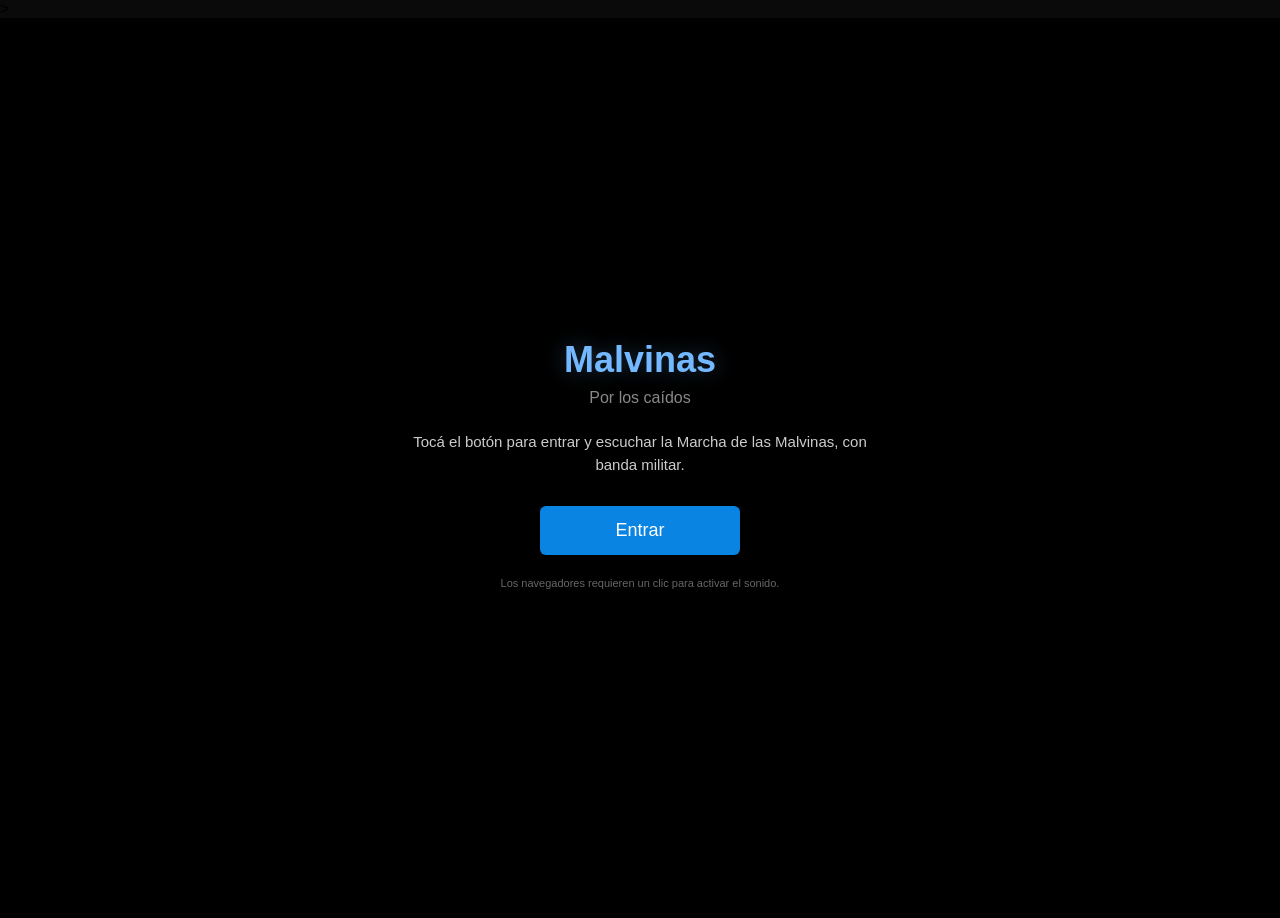
<file: index.html>
<!DOCTYPE html>
<html lang="es">
<head>
  <meta charset="UTF-8">
  <meta name="viewport" content="width=device-width, initial-scale=1.0, maximum-scale=1.0, user-scalable=no, viewport-fit=cover">
  <meta name="mobile-web-app-capable" content="yes">
  <meta name="apple-mobile-web-app-capable" content="yes">
  <meta name="apple-mobile-web-app-status-bar-style" content="black-translucent">
  <meta name="description" content="Malvinas — Por los caídos. Juego de reivindicación del archipiélago. Combate, rescate de compañeros y campaña por las 6 regiones.">
  <meta name="theme-color" content="#0d3d56">
  <title>Malvinas — Por los caídos</title>

  <!-- Vista previa al compartir (WhatsApp, Telegram, etc.) -->
  <meta property="og:type" content="website">
  <meta property="og:locale" content="es_AR">
  <meta property="og:site_name" content="Malvinas — Por los caídos">
  <meta property="og:title" content="Malvinas — Por los caídos">
  <meta property="og:description" content="Juego de combate y campaña por las Islas Malvinas. Rescatá compañeros, reconquistá 6 regiones. Por los caídos.">
  <meta property="og:url" content="https://avrindet.github.io/Malvinas/">
  <meta property="og:image" content="https://avrindet.github.io/Malvinas/assets/og-share.png">
  <meta property="og:image:width" content="1200">
  <meta property="og:image:height" content="630">
  <meta name="twitter:card" content="summary_large_image">
  <meta name="twitter:title" content="Malvinas — Por los caídos">
  <meta name="twitter:description" content="Juego de combate y campaña por las Islas Malvinas. Por los caídos.">
  <meta name="twitter:image" content="https://avrindet.github.io/Malvinas/assets/og-share.png">

  <!-- Instalar como app (PWA) -->
  <link rel="manifest" href="manifest.webmanifest">
  <link rel="icon" type="image/png" sizes="512x512" href="assets/icon-512.png">
  <link rel="apple-touch-icon" href="assets/icon-512.png">

  <link rel="stylesheet" href="css/styles.css?v=8">>
</head>
<body>
  <div id="game-container">
    <canvas id="game-canvas"></canvas>

    <!-- HUD -->
    <div id="hud">
      <div id="hud-top-left">
        <div class="health-bar">
          <span class="label">SALUD</span>
          <div class="bar-bg"><div id="health-fill" class="bar-fill"></div></div>
          <span id="health-value">100</span>
          <span class="heart">♥</span>
        </div>
        <div class="stats-box">
          <div><span class="stat-label">OLEADA</span> <span id="stat-wave">1</span></div>
          <div><span class="stat-label">BAJAS</span> <span id="stat-kills">0</span></div>
          <div><span class="stat-label">ALIADOS</span> <span id="stat-allies" title="">0/0</span></div>
          <div><span class="stat-label">GRANADAS</span> <span id="stat-grenades">4</span></div>
          <div><span class="stat-label">CLIMA</span> <span id="stat-weather">—</span></div>
        </div>
      </div>

      <div id="hud-top-right">
        <div id="mission-tracker" class="mission-tracker" hidden>
          <button id="mission-tracker-btn" type="button" aria-expanded="false" aria-label="Objetivos de misión">
            <span class="mission-bullet" aria-hidden="true"></span>
            <span id="mission-tracker-count" class="mission-tracker-count">Faltan 0</span>
          </button>
          <div id="mission-tracker-panel" class="mission-tracker-panel" hidden>
            <p class="mission-tracker-heading">Objetivos de misión</p>
            <ol id="mission-tracker-list" class="mission-tracker-list"></ol>
          </div>
        </div>
        <div class="controls-box">
          <div><kbd>WASD</kbd> Mover</div>
          <div><kbd>Mouse</kbd> Apuntar / Disparar</div>
          <div><kbd>F</kbd> Trinchera</div>
          <div><kbd>E</kbd> Rescatar / Curar</div>
          <div><kbd>G</kbd> Granada</div>
          <div><kbd>M</kbd> Colocar mortero</div>
          <div><kbd>R</kbd> Recargar</div>
          <div><kbd>1-4</kbd> Armas</div>
          <div><kbd>Esc</kbd> Pausa</div>
          <div><kbd>B</kbd> Comprar balas</div>
        </div>
      </div>

      <div id="hud-bottom-left">
        <div class="weapon-slots">
          <div class="weapon-slot active" data-weapon="0">
            <span class="slot-num">[1]</span>
            <span class="weapon-name">FAL</span>
            <span class="weapon-icon">🔫</span>
          </div>
          <div class="weapon-slot" data-weapon="1">
            <span class="slot-num">[2]</span>
            <span class="weapon-name">MAG</span>
            <span class="weapon-icon">💥</span>
          </div>
          <div class="weapon-slot" data-weapon="2">
            <span class="slot-num">[3]</span>
            <span class="weapon-name">Browning HP</span>
            <span class="weapon-icon">🔫</span>
          </div>
          <div class="weapon-slot" data-weapon="3">
            <span class="slot-num">[4]</span>
            <span class="weapon-name">RPG</span>
            <span class="weapon-icon">🚀</span>
          </div>
        </div>
      </div>

      <div id="hud-bottom-right">
        <canvas id="minimap"></canvas>
        <div class="ammo-box">
          <span class="label">MUNICIÓN</span>
          <span id="ammo-current">20</span> / <span id="ammo-reserve">60</span>
          <div id="weapon-label">FAL</div>
        </div>
      </div>
    </div>

    <!-- Pantalla de entrada (activa audio — requisito del navegador) -->
    <div id="audio-unlock-screen" class="overlay active">
      <div class="overlay-content audio-unlock-panel">
        <h1>Malvinas</h1>
        <p class="subtitle">Por los caídos</p>
        <p class="audio-unlock-text">Tocá el botón para entrar y escuchar la Marcha de las Malvinas, con banda militar.</p>
        <button id="btn-audio-unlock" type="button">Entrar</button>
        <p class="audio-unlock-note">Los navegadores requieren un clic para activar el sonido.</p>
        <p id="file-protocol-warning" class="file-protocol-warning" hidden>
          Para jugar en tu PC no abras el archivo con doble clic. Ejecutá <code>iniciar.bat</code>
          y entrá a la URL que muestra (por ejemplo <code>http://localhost:8080</code>).
        </p>
      </div>
    </div>

    <!-- Pantallas de overlay -->
    <div id="menu-screen" class="overlay">
      <div class="overlay-content menu-layout">
        <div class="menu-left">
          <h1>Malvinas</h1>
          <p class="subtitle">Por los caídos — La reivindicación continúa</p>
          <p class="dedication">En conmemoración de los caídos en Malvinas</p>
          <canvas id="menu-map" width="320" height="220"></canvas>
          <p class="map-caption">Archipiélago reivindicado — zonas en verde recuperadas</p>
        </div>
        <div class="menu-right">
          <div id="install-banner" class="install-banner" hidden>
            <div class="install-banner-text">
              <strong>Instalá el juego</strong>
              <span>Acceso directo desde la pantalla de inicio</span>
            </div>
            <button id="btn-install" type="button" class="btn-install">Instalar</button>
            <button id="btn-install-dismiss" type="button" class="install-dismiss" aria-label="Cerrar">×</button>
          </div>
          <div id="difficulty-select" class="difficulty-select">
            <p class="difficulty-heading">Dificultad</p>
            <div id="difficulty-options" class="difficulty-options"></div>
          </div>
          <div id="level-select"></div>
          <button id="btn-continue-mission" type="button" class="btn-secondary" disabled>Continuar misión guardada</button>
          <button id="btn-start">Comenzar misión</button>
          <button id="btn-tribute" type="button" class="btn-secondary btn-tribute">Homenaje</button>
          <button id="btn-profile" type="button" class="btn-secondary btn-profile">Estadísticas y medallas</button>
          <button id="btn-share-menu" type="button" class="btn-secondary btn-share">Compartir juego</button>
          <button id="btn-install-menu" type="button" class="btn-secondary btn-install-menu">Instalar en el celular</button>
          <a href="privacidad.html" class="menu-privacy-link">Política de privacidad</a>
        </div>
      </div>
    </div>

    <div id="victory-screen" class="overlay">
      <div class="overlay-content victory-panel">
        <h1>¡Región recuperada!</h1>
        <p id="victory-text"></p>
        <div id="mission-stats" class="campaign-stats mission-stats"></div>
        <canvas id="victory-map" width="360" height="240"></canvas>
        <p class="map-caption">Territorio reivindicado en el archipiélago</p>
        <div class="overlay-actions victory-actions">
          <button id="btn-next">Siguiente región</button>
          <button id="btn-share-victory" type="button" class="btn-secondary btn-share">Compartir victoria</button>
          <button id="btn-menu" class="btn-secondary">Menú principal</button>
        </div>
      </div>
    </div>

    <div id="campaign-victory-screen" class="overlay">
      <div class="overlay-content campaign-victory">
        <h1 class="campaign-title">¡Malvinas reivindicadas!</h1>
        <p class="campaign-subtitle">En memoria de los caídos — la soberanía continúa</p>
        <canvas id="campaign-map" width="400" height="260"></canvas>
        <p class="map-caption">Todo el archipiélago — territorio argentino</p>
        <div id="campaign-stats" class="campaign-stats"></div>
        <p class="campaign-message">Las seis regiones han sido recuperadas. Por los que no volvieron, y por las generaciones que vendrán: Las islas Malvinas son argentinas.</p>
        <div class="overlay-actions victory-actions">
          <button id="btn-campaign-credits" class="btn-secondary">Ver homenaje</button>
          <button id="btn-share-campaign" type="button" class="btn-secondary btn-share">Compartir logro</button>
          <button id="btn-campaign-menu">Menú principal</button>
        </div>
      </div>
    </div>

    <div id="credits-screen" class="overlay">
      <div class="overlay-content credits-panel">
        <p class="credits-eyebrow">2 de abril — Malvinas</p>
        <h1>En memoria de los caídos</h1>
        <p class="credits-number" id="credits-count">649</p>
        <p class="credits-sub">soldados argentinos que cayeron en la guerra de 1982</p>
        <div class="credits-body" id="credits-body"></div>
        <p class="credits-footer">Las islas Malvinas son argentinas — Por los caídos, la reivindicación continúa.</p>
        <div class="overlay-actions victory-actions">
          <button id="btn-credits-close">Volver</button>
        </div>
      </div>
    </div>

    <div id="pause-screen" class="overlay">
      <div class="overlay-content pause-panel">
        <h1>Pausa</h1>
        <p class="pause-hint">Misión en curso — el progreso se guarda automáticamente</p>
        <button id="btn-pause-resume">Continuar</button>
        <button id="btn-pause-retry">Reintentar misión</button>
        <button id="btn-pause-menu">Menú principal</button>
        <button id="btn-pause-mute" class="btn-secondary">🔊 Sonido activado</button>
      </div>
    </div>

    <div id="ammo-shop-screen" class="overlay">
      <div class="overlay-content abono-panel ammo-shop-panel">
        <h1>Sin munición</h1>
        <p id="ammo-shop-desc"></p>
        <div class="ammo-shop-weapon">
          <span>Arma equipada:</span>
          <strong id="ammo-shop-weapon">FAL</strong>
        </div>
        <div class="ammo-shop-pack">
          <span>Paquete:</span>
          <strong id="ammo-shop-rounds">+60 balas</strong>
        </div>
        <div class="abono-price">
          <span>Precio:</span>
          <strong id="ammo-shop-amount"></strong>
        </div>
        <p class="abono-note">Tras el pago, confirmá la compra para recibir la munición al instante.</p>
        <button id="btn-ammo-pay" class="btn-abono">Comprar munición</button>
        <div id="ammo-confirm-box" style="display:none">
          <label class="abono-check">
            <input type="checkbox" id="ammo-paid-check">
            Confirmo que realicé el pago
          </label>
          <button id="btn-ammo-confirm">Recibir munición</button>
        </div>
        <button id="btn-ammo-close" class="btn-secondary">Cerrar — seguir sin balas</button>
      </div>
    </div>

    <div id="defeat-screen" class="overlay">
      <div class="overlay-content defeat-panel">
        <h1>Misión fallida</h1>
        <p id="defeat-detail">Has caído en combate. La memoria de los caídos nos impulsa a seguir.</p>
        <div class="overlay-actions victory-actions">
          <button id="btn-retry">Reintentar gratis</button>
          <button id="btn-abono" class="btn-abono">Continuar con abono</button>
          <button id="btn-menu-defeat" class="btn-secondary">Menú principal</button>
        </div>
      </div>
    </div>

    <div id="abono-screen" class="overlay">
      <div class="overlay-content abono-panel">
        <h1>Continuar misión</h1>
        <p id="abono-desc"></p>
        <div class="abono-price">
          <span>Abono:</span>
          <strong id="abono-amount"></strong>
        </div>
        <p class="abono-note">Retomás la misión con vida completa y los aliados ya rescatados.</p>
        <button id="btn-abono-pay" class="btn-abono">Realizar abono</button>
        <div id="abono-confirm-box" style="display:none">
          <label class="abono-check">
            <input type="checkbox" id="abono-paid-check">
            Confirmo que realicé el abono
          </label>
          <button id="btn-abono-confirm">Continuar misión</button>
        </div>
        <button id="btn-abono-cancel" class="btn-secondary">Volver</button>
      </div>
    </div>

    <div id="profile-screen" class="overlay">
      <div class="overlay-content profile-panel">
        <p class="profile-eyebrow">Tu campaña</p>
        <h1>Estadísticas y medallas</h1>
        <p class="profile-sub">Progreso guardado en este dispositivo</p>
        <div id="profile-stats"></div>
        <div id="profile-achievements"></div>
        <div class="overlay-actions profile-actions">
          <button id="btn-profile-close" type="button">Volver al menú</button>
        </div>
      </div>
    </div>
  </div>

  <script>
    (function () {
      var isFile = location.protocol === 'file:';
      var warn = document.getElementById('file-protocol-warning');
      if (isFile && warn) warn.hidden = false;

      document.addEventListener('DOMContentLoaded', function () {
        var btn = document.getElementById('btn-audio-unlock');
        var screen = document.getElementById('audio-unlock-screen');
        var menu = document.getElementById('menu-screen');

        if (isFile && btn) {
          btn.addEventListener('click', function () {
            alert(
              'El juego no puede cargar abriendo el archivo directamente.\n\n'
              + 'Hacé doble clic en iniciar.bat (en la carpeta del juego)\n'
              + 'y se abrirá en http://localhost:8080'
            );
          });
          return;
        }

        setTimeout(function () {
          if (window.__malvinasReady) return;
          btn?.addEventListener('click', function () {
            alert('El juego no terminó de cargar. Recargá con Ctrl+F5 o probá https://avrindet.github.io/Malvinas/');
            screen?.classList.remove('active');
            menu?.classList.add('active');
          }, { once: true });
        }, 5000);
      });
    })();
  </script>
  <script type="module" src="js/main.js?v=8"></script>
</body>
</html>
</file>
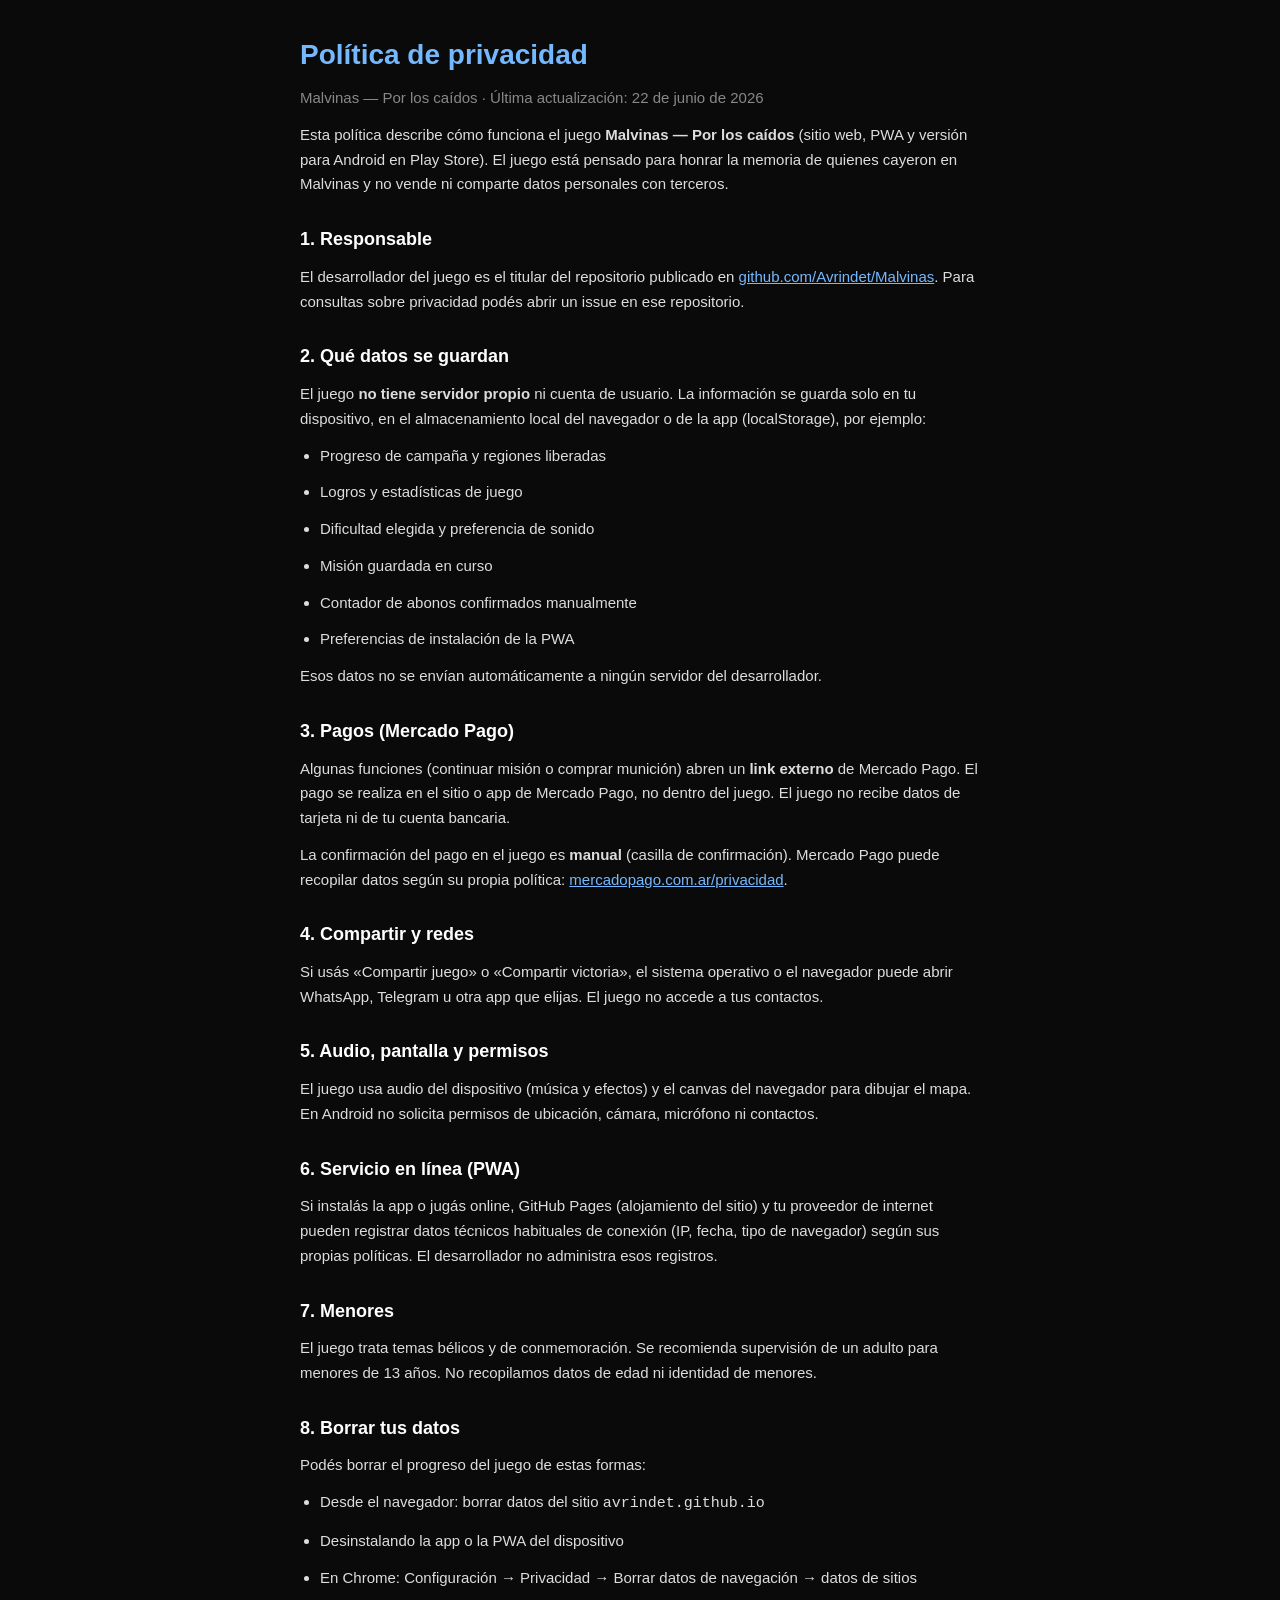
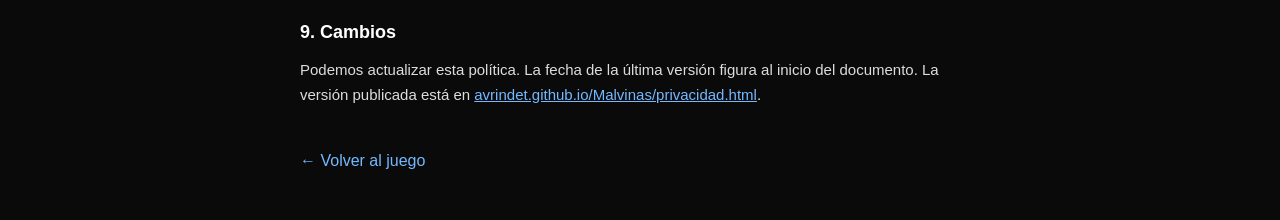
<file: privacidad.html>
<!DOCTYPE html>
<html lang="es">
<head>
  <meta charset="UTF-8">
  <meta name="viewport" content="width=device-width, initial-scale=1.0">
  <meta name="description" content="Política de privacidad de Malvinas — Por los caídos.">
  <meta name="theme-color" content="#0d3d56">
  <title>Política de privacidad — Malvinas</title>
  <link rel="stylesheet" href="css/styles.css?v=4">
  <style>
    body {
      overflow: auto;
      touch-action: auto;
    }
    .legal-page {
      max-width: 720px;
      margin: 0 auto;
      padding: 32px 20px 48px;
      color: #ddd;
      line-height: 1.65;
    }
    .legal-page h1 {
      color: #74b9ff;
      font-size: 28px;
      margin-bottom: 8px;
    }
    .legal-page h2 {
      color: #fff;
      font-size: 18px;
      margin: 28px 0 10px;
    }
    .legal-page p,
    .legal-page li {
      margin-bottom: 12px;
      font-size: 15px;
    }
    .legal-page ul {
      padding-left: 1.25rem;
    }
    .legal-meta {
      color: #888;
      font-size: 13px;
      margin-bottom: 24px;
    }
    .legal-back {
      display: inline-block;
      margin-top: 28px;
      color: #74b9ff;
      text-decoration: none;
    }
    .legal-back:hover {
      text-decoration: underline;
    }
  </style>
</head>
<body>
  <main class="legal-page">
    <h1>Política de privacidad</h1>
    <p class="legal-meta">Malvinas — Por los caídos · Última actualización: 22 de junio de 2026</p>

    <p>
      Esta política describe cómo funciona el juego <strong>Malvinas — Por los caídos</strong>
      (sitio web, PWA y versión para Android en Play Store). El juego está pensado para honrar
      la memoria de quienes cayeron en Malvinas y no vende ni comparte datos personales con terceros.
    </p>

    <h2>1. Responsable</h2>
    <p>
      El desarrollador del juego es el titular del repositorio publicado en
      <a href="https://github.com/Avrindet/Malvinas" style="color:#74b9ff">github.com/Avrindet/Malvinas</a>.
      Para consultas sobre privacidad podés abrir un issue en ese repositorio.
    </p>

    <h2>2. Qué datos se guardan</h2>
    <p>El juego <strong>no tiene servidor propio</strong> ni cuenta de usuario. La información se guarda solo en tu dispositivo, en el almacenamiento local del navegador o de la app (localStorage), por ejemplo:</p>
    <ul>
      <li>Progreso de campaña y regiones liberadas</li>
      <li>Logros y estadísticas de juego</li>
      <li>Dificultad elegida y preferencia de sonido</li>
      <li>Misión guardada en curso</li>
      <li>Contador de abonos confirmados manualmente</li>
      <li>Preferencias de instalación de la PWA</li>
    </ul>
    <p>Esos datos no se envían automáticamente a ningún servidor del desarrollador.</p>

    <h2>3. Pagos (Mercado Pago)</h2>
    <p>
      Algunas funciones (continuar misión o comprar munición) abren un <strong>link externo</strong>
      de Mercado Pago. El pago se realiza en el sitio o app de Mercado Pago, no dentro del juego.
      El juego no recibe datos de tarjeta ni de tu cuenta bancaria.
    </p>
    <p>
      La confirmación del pago en el juego es <strong>manual</strong> (casilla de confirmación).
      Mercado Pago puede recopilar datos según su propia política:
      <a href="https://www.mercadopago.com.ar/privacidad" style="color:#74b9ff">mercadopago.com.ar/privacidad</a>.
    </p>

    <h2>4. Compartir y redes</h2>
    <p>
      Si usás «Compartir juego» o «Compartir victoria», el sistema operativo o el navegador puede
      abrir WhatsApp, Telegram u otra app que elijas. El juego no accede a tus contactos.
    </p>

    <h2>5. Audio, pantalla y permisos</h2>
    <p>
      El juego usa audio del dispositivo (música y efectos) y el canvas del navegador para dibujar
      el mapa. En Android no solicita permisos de ubicación, cámara, micrófono ni contactos.
    </p>

    <h2>6. Servicio en línea (PWA)</h2>
    <p>
      Si instalás la app o jugás online, GitHub Pages (alojamiento del sitio) y tu proveedor de
      internet pueden registrar datos técnicos habituales de conexión (IP, fecha, tipo de navegador)
      según sus propias políticas. El desarrollador no administra esos registros.
    </p>

    <h2>7. Menores</h2>
    <p>
      El juego trata temas bélicos y de conmemoración. Se recomienda supervisión de un adulto
      para menores de 13 años. No recopilamos datos de edad ni identidad de menores.
    </p>

    <h2>8. Borrar tus datos</h2>
    <p>Podés borrar el progreso del juego de estas formas:</p>
    <ul>
      <li>Desde el navegador: borrar datos del sitio <code>avrindet.github.io</code></li>
      <li>Desinstalando la app o la PWA del dispositivo</li>
      <li>En Chrome: Configuración → Privacidad → Borrar datos de navegación → datos de sitios</li>
    </ul>

    <h2>9. Cambios</h2>
    <p>
      Podemos actualizar esta política. La fecha de la última versión figura al inicio del documento.
      La versión publicada está en
      <a href="https://avrindet.github.io/Malvinas/privacidad.html" style="color:#74b9ff">avrindet.github.io/Malvinas/privacidad.html</a>.
    </p>

    <a class="legal-back" href="index.html">← Volver al juego</a>
  </main>
</body>
</html>
</file>
<file: css/styles.css>
* {
  margin: 0;
  padding: 0;
  box-sizing: border-box;
}

body {
  background: #0a0a0a;
  overflow: hidden;
  font-family: 'Segoe UI', Tahoma, Geneva, Verdana, sans-serif;
  user-select: none;
  touch-action: none;
  -webkit-touch-callout: none;
}

#game-container {
  position: relative;
  width: 100vw;
  height: 100vh;
  display: flex;
  justify-content: center;
  align-items: center;
}

#game-canvas {
  display: block;
  cursor: crosshair;
  image-rendering: pixelated;
}

#hud {
  position: absolute;
  inset: 0;
  pointer-events: none;
}

#hud-top-left {
  position: absolute;
  top: 16px;
  left: 16px;
}

.health-bar {
  display: flex;
  align-items: center;
  gap: 8px;
  margin-bottom: 8px;
}

.health-bar .label {
  color: #ccc;
  font-size: 12px;
  font-weight: bold;
  letter-spacing: 1px;
}

.bar-bg {
  width: 120px;
  height: 14px;
  background: rgba(0, 0, 0, 0.6);
  border: 1px solid #444;
  border-radius: 2px;
  overflow: hidden;
}

.bar-fill {
  height: 100%;
  width: 100%;
  background: linear-gradient(90deg, #2ecc71, #27ae60);
  transition: width 0.2s;
}

#health-value {
  color: #fff;
  font-size: 14px;
  font-weight: bold;
}

.heart {
  color: #e74c3c;
  font-size: 16px;
}

.stats-box {
  background: rgba(0, 0, 0, 0.65);
  border: 1px solid #333;
  padding: 10px 14px;
  border-radius: 4px;
  color: #fff;
  font-size: 13px;
  line-height: 1.8;
}

.stat-label {
  color: #888;
  font-size: 11px;
  letter-spacing: 1px;
}

#hud-top-right {
  position: absolute;
  top: 16px;
  right: 16px;
  pointer-events: none;
}

/* —— Objetivos de misión (menú desplegable) —— */
.mission-tracker {
  position: relative;
  pointer-events: auto;
  margin-bottom: 8px;
}

.mission-tracker[hidden] {
  display: none !important;
}

#mission-tracker-btn {
  display: flex;
  align-items: center;
  gap: 8px;
  padding: 8px 12px;
  border: 1px solid rgba(116, 185, 255, 0.45);
  border-radius: 8px;
  background: rgba(0, 0, 0, 0.72);
  color: #fff;
  font-family: inherit;
  font-size: 12px;
  font-weight: 600;
  cursor: pointer;
  touch-action: manipulation;
  box-shadow: 0 2px 8px rgba(0, 0, 0, 0.35);
}

#mission-tracker-btn.open,
#mission-tracker-btn:active {
  border-color: #74b9ff;
  background: rgba(13, 61, 86, 0.92);
}

.mission-bullet {
  display: inline-block;
  width: 10px;
  height: 18px;
  border-radius: 5px 5px 2px 2px;
  background: linear-gradient(180deg, #c9a227 0%, #8b6914 100%);
  box-shadow: inset 0 -3px 0 rgba(0, 0, 0, 0.25);
  flex-shrink: 0;
}

.mission-bullet::after {
  content: '';
  display: block;
  width: 0;
  height: 0;
  margin: -3px auto 0;
  border-left: 4px solid transparent;
  border-right: 4px solid transparent;
  border-bottom: 5px solid #6b5210;
}

.mission-tracker-count {
  white-space: nowrap;
  letter-spacing: 0.02em;
}

.mission-tracker-panel {
  position: absolute;
  top: calc(100% + 6px);
  right: 0;
  width: min(92vw, 300px);
  max-height: min(50vh, 320px);
  overflow-y: auto;
  padding: 10px 12px 12px;
  border: 1px solid rgba(116, 185, 255, 0.35);
  border-radius: 8px;
  background: rgba(8, 12, 18, 0.94);
  box-shadow: 0 8px 24px rgba(0, 0, 0, 0.55);
  z-index: 80;
  -webkit-overflow-scrolling: touch;
}

.mission-tracker-panel[hidden] {
  display: none !important;
}

.mission-tracker-heading {
  margin: 0 0 8px;
  font-size: 11px;
  letter-spacing: 0.08em;
  text-transform: uppercase;
  color: #74b9ff;
}

.mission-tracker-list {
  list-style: none;
  margin: 0;
  padding: 0;
}

.mission-obj {
  display: flex;
  align-items: flex-start;
  gap: 6px;
  padding: 6px 0;
  font-size: 12px;
  line-height: 1.4;
  color: #ccc;
  border-bottom: 1px solid rgba(255, 255, 255, 0.06);
}

.mission-obj:last-child {
  border-bottom: none;
}

.mission-obj.done {
  color: #8fdfb4;
}

.mission-obj.pending {
  color: #ddd;
}

.mission-obj.optional {
  color: #aaa;
  font-size: 11px;
}

.mission-obj-section {
  padding: 8px 0 4px;
  font-size: 10px;
  letter-spacing: 0.06em;
  text-transform: uppercase;
  color: #666;
  border-bottom: none;
  list-style: none;
}

.mission-num {
  flex-shrink: 0;
  min-width: 1.2em;
  color: #666;
  font-size: 11px;
}

.mission-mark {
  flex-shrink: 0;
  width: 1em;
  font-weight: bold;
}

.mission-obj.done .mission-mark {
  color: #2ecc71;
}

.mission-obj.pending .mission-mark {
  color: #888;
}

.mission-obj.optional.done .mission-mark {
  color: #f1c40f;
}

.controls-box {
  background: rgba(0, 0, 0, 0.65);
  border: 1px solid #333;
  padding: 12px 16px;
  border-radius: 4px;
  color: #aaa;
  font-size: 12px;
  line-height: 1.9;
}

.controls-box kbd {
  background: #222;
  border: 1px solid #555;
  border-radius: 3px;
  padding: 1px 6px;
  color: #fff;
  font-family: inherit;
  font-size: 11px;
}

#hud-bottom-left {
  position: absolute;
  bottom: 16px;
  left: 16px;
}

.weapon-slots {
  display: flex;
  gap: 8px;
}

.weapon-slot {
  background: rgba(0, 0, 0, 0.65);
  border: 2px solid #333;
  border-radius: 6px;
  padding: 8px 12px;
  color: #888;
  text-align: center;
  min-width: 80px;
  transition: border-color 0.2s, box-shadow 0.2s;
}

.weapon-slot.active {
  border-color: #2ecc71;
  box-shadow: 0 0 12px rgba(46, 204, 113, 0.4);
  color: #fff;
}

.slot-num {
  display: block;
  font-size: 10px;
  color: #666;
}

.weapon-name {
  display: block;
  font-size: 11px;
  font-weight: bold;
  margin: 2px 0;
}

.weapon-icon {
  font-size: 18px;
}

#hud-bottom-right {
  position: absolute;
  bottom: 16px;
  right: 16px;
  display: flex;
  flex-direction: column;
  align-items: flex-end;
  gap: 8px;
}

#minimap {
  border: 2px solid #444;
  border-radius: 4px;
  background: rgba(0, 0, 0, 0.5);
}

.ammo-box {
  background: rgba(0, 0, 0, 0.65);
  border: 1px solid #333;
  padding: 8px 16px;
  border-radius: 4px;
  color: #fff;
  text-align: center;
  min-width: 120px;
}

.ammo-box .label {
  display: block;
  color: #888;
  font-size: 10px;
  letter-spacing: 1px;
  margin-bottom: 4px;
}

#ammo-current {
  font-size: 22px;
  font-weight: bold;
}

#ammo-reserve {
  font-size: 16px;
  color: #aaa;
}

#weapon-label {
  font-size: 11px;
  color: #2ecc71;
  margin-top: 2px;
}

.overlay {
  position: absolute;
  inset: 0;
  background: rgba(0, 0, 0, 0.85);
  display: none;
  z-index: 100;
  pointer-events: all;
  overflow-y: auto;
  overflow-x: hidden;
  -webkit-overflow-scrolling: touch;
  overscroll-behavior: contain;
  touch-action: pan-y;
}

#game-container:has(.overlay.active) #hud {
  visibility: hidden;
}

#audio-unlock-screen {
  z-index: 110;
  background: rgba(0, 0, 0, 0.92);
}

.audio-unlock-panel {
  max-width: 420px;
  text-align: center;
}

.audio-unlock-text {
  color: #ccc;
  font-size: 15px;
  line-height: 1.5;
  margin: 16px 0 24px;
}

.audio-unlock-note {
  color: #666;
  font-size: 11px;
  margin-top: 16px;
}

.file-protocol-warning {
  color: #e74c3c;
  font-size: 12px;
  line-height: 1.5;
  margin-top: 14px;
  padding: 10px 12px;
  border: 1px solid rgba(231, 76, 60, 0.45);
  border-radius: 8px;
  background: rgba(231, 76, 60, 0.08);
}

.file-protocol-warning code {
  display: inline-block;
  margin-top: 4px;
  padding: 2px 6px;
  border-radius: 4px;
  background: rgba(255, 255, 255, 0.08);
  font-size: 11px;
  word-break: break-all;
}

#btn-audio-unlock {
  font-size: 18px;
  padding: 14px 48px;
  min-width: 200px;
}

.overlay.active {
  display: block;
}

.overlay-content {
  min-height: 100%;
  box-sizing: border-box;
  display: flex;
  flex-direction: column;
  justify-content: center;
  align-items: center;
  text-align: center;
  color: #fff;
  max-width: 520px;
  width: 100%;
  margin: 0 auto;
  padding: 20px 20px 28px;
  padding-bottom: max(28px, env(safe-area-inset-bottom));
}

.overlay-content h1 {
  font-size: 36px;
  margin-bottom: 8px;
  color: #74b9ff;
  text-shadow: 0 0 20px rgba(116, 185, 255, 0.3);
}

.subtitle {
  color: #888;
  margin-bottom: 8px;
  font-size: 16px;
}

.dedication {
  color: #7f8c8d;
  font-size: 13px;
  font-style: italic;
  margin-bottom: 12px;
  text-align: center;
}

#level-select {
  margin-bottom: 24px;
  text-align: left;
}

.level-option {
  background: rgba(255, 255, 255, 0.05);
  border: 1px solid #333;
  border-radius: 6px;
  padding: 12px 16px;
  margin-bottom: 8px;
  cursor: pointer;
  transition: background 0.2s, border-color 0.2s;
}

.level-option:hover {
  background: rgba(255, 255, 255, 0.1);
}

.level-option.selected {
  border-color: #74b9ff;
  background: rgba(116, 185, 255, 0.1);
}

.level-option.locked {
  opacity: 0.4;
  cursor: not-allowed;
}

.level-option .level-name {
  font-weight: bold;
  font-size: 14px;
}

.level-option .level-desc {
  font-size: 12px;
  color: #888;
  margin-top: 4px;
}

button {
  background: #0984e3;
  color: #fff;
  border: none;
  padding: 12px 32px;
  font-size: 16px;
  border-radius: 6px;
  cursor: pointer;
  margin: 6px;
  transition: background 0.2s;
  font-family: inherit;
}

button:hover {
  background: #74b9ff;
}

.menu-layout {
  display: flex;
  flex-direction: row;
  gap: 32px;
  max-width: 820px;
  width: 100%;
  text-align: left;
  align-items: flex-start;
}

.menu-left, .menu-right {
  flex: 1;
}

.menu-right #btn-continue-mission {
  width: 100%;
  margin-bottom: 10px;
}

.menu-right #btn-continue-mission:disabled {
  opacity: 0.42;
  cursor: not-allowed;
}

.menu-right #btn-start {
  width: 100%;
}

.menu-right .btn-tribute {
  width: 100%;
  margin-top: 8px;
  font-size: 13px;
}

.menu-privacy-link {
  display: block;
  width: 100%;
  margin-top: 14px;
  text-align: center;
  color: #666;
  font-size: 11px;
  text-decoration: none;
}

.menu-privacy-link:hover {
  color: #74b9ff;
  text-decoration: underline;
}

.difficulty-select {
  width: 100%;
  margin-bottom: 14px;
}

.difficulty-heading {
  color: #888;
  font-size: 11px;
  letter-spacing: 0.1em;
  text-transform: uppercase;
  margin-bottom: 8px;
  text-align: left;
}

.difficulty-options {
  display: flex;
  flex-direction: column;
  gap: 6px;
}

.difficulty-option {
  display: block;
  width: 100%;
  margin: 0;
  padding: 10px 12px;
  text-align: left;
  background: rgba(255, 255, 255, 0.05);
  border: 1px solid #333;
  border-radius: 6px;
  cursor: pointer;
  transition: background 0.2s, border-color 0.2s;
  box-sizing: border-box;
}

.difficulty-option:hover {
  background: rgba(255, 255, 255, 0.08);
}

.difficulty-option.selected {
  border-color: #74b9ff;
  background: rgba(116, 185, 255, 0.12);
}

.difficulty-option-name {
  display: block;
  color: #ecf0f1;
  font-size: 14px;
  font-weight: 600;
}

.difficulty-option-desc {
  display: block;
  color: #888;
  font-size: 11px;
  margin-top: 3px;
  line-height: 1.35;
}

.payment-setup-notice {
  font-size: 11px;
  color: #f1c40f;
  background: rgba(241, 196, 15, 0.08);
  border: 1px solid rgba(241, 196, 15, 0.35);
  border-radius: 6px;
  padding: 8px 10px;
  margin-bottom: 10px;
  line-height: 1.4;
  text-align: left;
}

.credits-panel {
  max-width: 520px;
}

.credits-eyebrow {
  color: #74b9ff;
  font-size: 12px;
  letter-spacing: 0.12em;
  text-transform: uppercase;
  margin-bottom: 8px;
}

.credits-number {
  font-size: 4rem;
  font-weight: bold;
  color: #ecf0f1;
  line-height: 1;
  margin: 8px 0;
  text-shadow: 0 0 24px rgba(116, 185, 255, 0.35);
}

.credits-sub {
  color: #bdc3c7;
  font-size: 15px;
  margin-bottom: 18px;
}

.credits-body {
  text-align: left;
  background: rgba(255, 255, 255, 0.04);
  border: 1px solid #333;
  border-radius: 8px;
  padding: 16px 20px;
  margin-bottom: 16px;
}

.tribute-line {
  color: #ccc;
  font-size: 14px;
  line-height: 1.65;
  margin-bottom: 10px;
}

.tribute-line:last-child {
  margin-bottom: 0;
}

.credits-footer {
  color: #2ecc71;
  font-size: 13px;
  font-style: italic;
  margin-bottom: 8px;
}

.mission-stats {
  max-width: 540px;
  margin: 10px auto 14px;
}

.victory-panel,
.defeat-panel {
  max-width: 560px;
}

.overlay-actions {
  position: sticky;
  bottom: 0;
  z-index: 5;
  width: 100%;
  margin-top: 18px;
  padding: 16px 0 4px;
  background: linear-gradient(to bottom, rgba(0, 0, 0, 0) 0%, rgba(0, 0, 0, 0.88) 28%, rgba(0, 0, 0, 0.96) 100%);
  display: flex;
  flex-wrap: wrap;
  justify-content: center;
  gap: 10px;
}

.overlay-actions button {
  margin: 0;
  min-width: 190px;
  font-size: 16px;
  font-weight: 600;
  padding: 14px 24px;
  box-shadow: 0 4px 16px rgba(0, 0, 0, 0.45);
}

#btn-next {
  background: #27ae60;
}

#btn-next:hover {
  background: #2ecc71;
}

.bonus-objectives {
  width: 100%;
  margin-top: 14px;
  padding: 12px 16px;
  background: rgba(255, 255, 255, 0.05);
  border: 1px solid #444;
  border-radius: 8px;
  text-align: left;
}

.bonus-title {
  color: #f1c40f;
  font-size: 12px;
  font-weight: bold;
  letter-spacing: 0.06em;
  margin-bottom: 8px;
  text-transform: uppercase;
}

.bonus-row {
  font-size: 13px;
  padding: 4px 0;
  color: #bdc3c7;
}

.bonus-row.bonus-done {
  color: #2ecc71;
}

.bonus-row.bonus-pending {
  color: #95a5a6;
}

.bonus-icon {
  display: inline-block;
  width: 18px;
  font-weight: bold;
}

.menu-left h1, .menu-left .subtitle {
  text-align: center;
}

#menu-map, #victory-map {
  width: 100%;
  max-width: 360px;
  max-height: min(240px, 32vh);
  height: auto;
  border: 2px solid #444;
  border-radius: 8px;
  display: block;
  margin: 12px auto;
  background: #0d3d56;
}

.map-caption {
  font-size: 11px;
  color: #888;
  text-align: center;
  margin-top: 4px;
}

.btn-abono {
  background: #27ae60;
}

.btn-abono:hover {
  background: #2ecc71;
}

.btn-secondary {
  background: #555;
}

.btn-secondary:hover {
  background: #777;
}

.btn-share {
  border: 1px solid rgba(116, 185, 255, 0.35);
}

.install-banner {
  display: flex;
  align-items: center;
  gap: 10px;
  width: 100%;
  margin-bottom: 12px;
  padding: 10px 12px;
  background: rgba(116, 185, 255, 0.12);
  border: 1px solid rgba(116, 185, 255, 0.35);
  border-radius: 8px;
  box-sizing: border-box;
}

.install-banner[hidden] {
  display: none !important;
}

.install-banner-text {
  flex: 1;
  text-align: left;
  line-height: 1.35;
}

.install-banner-text strong {
  display: block;
  color: #74b9ff;
  font-size: 14px;
}

.install-banner-text span {
  color: #aaa;
  font-size: 11px;
}

.btn-install {
  flex-shrink: 0;
  margin: 0;
  padding: 8px 14px;
  font-size: 13px;
  background: #0984e3;
}

.install-dismiss {
  flex-shrink: 0;
  margin: 0;
  padding: 4px 10px;
  font-size: 18px;
  line-height: 1;
  background: transparent;
  border: 1px solid #555;
  color: #aaa;
}

.install-dismiss:hover {
  background: rgba(255, 255, 255, 0.08);
  color: #fff;
}

.share-toast {
  position: fixed;
  left: 50%;
  bottom: max(24px, env(safe-area-inset-bottom));
  transform: translateX(-50%) translateY(120%);
  z-index: 1000;
  max-width: min(92vw, 360px);
  padding: 12px 18px;
  background: rgba(20, 20, 20, 0.95);
  border: 1px solid #444;
  border-radius: 8px;
  color: #ecf0f1;
  font-size: 14px;
  text-align: center;
  pointer-events: none;
  transition: transform 0.25s ease;
  box-shadow: 0 8px 24px rgba(0, 0, 0, 0.5);
}

.share-toast.visible {
  transform: translateX(-50%) translateY(0);
}

.profile-panel {
  max-width: 560px;
  justify-content: flex-start;
}

.profile-eyebrow {
  color: #74b9ff;
  font-size: 12px;
  letter-spacing: 0.12em;
  text-transform: uppercase;
  margin-bottom: 6px;
}

.profile-sub {
  color: #888;
  font-size: 13px;
  margin-bottom: 16px;
}

.profile-stats-grid {
  display: grid;
  grid-template-columns: repeat(2, minmax(0, 1fr));
  gap: 10px;
  width: 100%;
  margin-bottom: 18px;
}

.profile-stats-grid .stat-item {
  min-width: 0;
  padding: 10px 12px;
}

.profile-stats-grid .stat-value {
  font-size: 1.35rem;
}

.achievements-header {
  width: 100%;
  text-align: left;
  margin-bottom: 10px;
}

.achievements-count {
  color: #f1c40f;
  font-size: 12px;
  font-weight: bold;
  letter-spacing: 0.06em;
  text-transform: uppercase;
}

.achievements-list {
  width: 100%;
  max-height: min(42vh, 360px);
  overflow-y: auto;
  -webkit-overflow-scrolling: touch;
  touch-action: pan-y;
  border: 1px solid #333;
  border-radius: 8px;
  background: rgba(255, 255, 255, 0.03);
}

.achievement-row {
  display: flex;
  align-items: center;
  gap: 12px;
  padding: 10px 12px;
  border-bottom: 1px solid rgba(255, 255, 255, 0.06);
  text-align: left;
  opacity: 0.55;
}

.achievement-row:last-child {
  border-bottom: none;
}

.achievement-row.achievement-done {
  opacity: 1;
  background: rgba(46, 204, 113, 0.06);
}

.achievement-icon {
  font-size: 1.5rem;
  flex-shrink: 0;
  width: 2rem;
  text-align: center;
}

.achievement-body {
  flex: 1;
  min-width: 0;
}

.achievement-title {
  color: #ecf0f1;
  font-size: 14px;
  font-weight: 600;
}

.achievement-desc {
  color: #888;
  font-size: 11px;
  line-height: 1.4;
  margin-top: 2px;
}

.achievement-badge {
  flex-shrink: 0;
  color: #666;
  font-size: 14px;
  font-weight: bold;
}

.achievement-done .achievement-badge {
  color: #2ecc71;
}

.profile-actions {
  position: static;
  background: none;
  padding-top: 12px;
}

.achievement-toast {
  position: fixed;
  left: 50%;
  top: max(20px, env(safe-area-inset-top));
  transform: translateX(-50%) translateY(-140%);
  z-index: 1001;
  max-width: min(92vw, 340px);
  padding: 12px 18px;
  background: rgba(13, 61, 86, 0.96);
  border: 1px solid rgba(116, 185, 255, 0.45);
  border-radius: 10px;
  color: #ecf0f1;
  text-align: center;
  pointer-events: none;
  transition: transform 0.3s ease;
  box-shadow: 0 8px 28px rgba(0, 0, 0, 0.55);
}

.achievement-toast.visible {
  transform: translateX(-50%) translateY(0);
}

.achievement-toast-label {
  color: #f1c40f;
  font-size: 11px;
  letter-spacing: 0.08em;
  text-transform: uppercase;
  margin-bottom: 4px;
}

.achievement-toast-title {
  font-size: 15px;
  font-weight: 600;
  line-height: 1.35;
}

.abono-panel {
  max-width: 420px;
}

.abono-price {
  background: rgba(255,255,255,0.08);
  padding: 16px;
  border-radius: 8px;
  margin: 16px 0;
  font-size: 18px;
}

.abono-price strong {
  color: #2ecc71;
  font-size: 24px;
  margin-left: 8px;
}

.abono-note {
  color: #aaa;
  font-size: 13px;
  margin-bottom: 16px;
}

.abono-check {
  display: flex;
  align-items: center;
  gap: 8px;
  margin: 16px 0;
  font-size: 14px;
  cursor: pointer;
}

#abono-confirm-box {
  border-top: 1px solid #333;
  padding-top: 12px;
  margin-top: 8px;
}

.ammo-shop-panel {
  max-width: 400px;
}

.ammo-shop-weapon,
.ammo-shop-pack {
  background: rgba(255, 255, 255, 0.06);
  padding: 10px 14px;
  border-radius: 6px;
  margin: 8px 0;
  font-size: 14px;
}

.ammo-shop-weapon strong,
.ammo-shop-pack strong {
  color: #f1c40f;
  margin-left: 8px;
}

#ammo-shop-screen .btn-abono,
#ammo-shop-screen .btn-secondary {
  display: block;
  width: 100%;
  margin: 8px 0;
}

#ammo-confirm-box {
  border-top: 1px solid #333;
  padding-top: 12px;
  margin-top: 8px;
}

.pause-panel {
  max-width: 360px;
  text-align: center;
}

.pause-panel h1 {
  margin-bottom: 8px;
}

.pause-hint {
  color: #aaa;
  font-size: 14px;
  margin-bottom: 20px;
}

.pause-panel button {
  display: block;
  width: 100%;
  margin: 8px 0;
}

.campaign-victory {
  max-width: 480px;
  text-align: center;
}

.campaign-title {
  color: #74b9ff;
  font-size: 2rem;
  text-shadow: 0 0 20px rgba(116, 185, 255, 0.4);
}

.campaign-subtitle {
  color: #2ecc71;
  font-size: 1.1rem;
  margin-bottom: 12px;
}

#campaign-map {
  width: 100%;
  max-width: 400px;
  max-height: min(260px, 34vh);
  height: auto;
  border: 2px solid #2ecc71;
  border-radius: 8px;
  display: block;
  margin: 12px auto;
  background: #0d3d56;
  box-shadow: 0 0 24px rgba(46, 204, 113, 0.25);
}

.campaign-stats {
  display: flex;
  justify-content: center;
  gap: 24px;
  margin: 16px 0;
  flex-wrap: wrap;
}

.campaign-stats .stat-item {
  background: rgba(255, 255, 255, 0.06);
  border: 1px solid #333;
  border-radius: 8px;
  padding: 10px 18px;
  min-width: 90px;
}

.campaign-stats .stat-value {
  display: block;
  font-size: 1.6rem;
  font-weight: bold;
  color: #74b9ff;
}

.campaign-stats .stat-label {
  font-size: 11px;
  color: #888;
  letter-spacing: 1px;
}

.campaign-message {
  color: #ccc;
  font-size: 14px;
  margin: 12px 0 20px;
  line-height: 1.5;
}

@media (max-height: 780px) {
  .overlay-content h1,
  .campaign-title {
    font-size: 26px;
  }

  .overlay-content {
    padding-top: 14px;
    justify-content: flex-start;
  }

  .campaign-stats {
    gap: 10px;
    margin: 10px 0;
  }

  .campaign-stats .stat-item {
    padding: 8px 12px;
    min-width: 78px;
  }

  .campaign-stats .stat-value {
    font-size: 1.35rem;
  }

  #victory-map,
  #campaign-map {
    max-height: 120px;
    margin: 8px auto;
  }

  .bonus-objectives {
    padding: 10px 12px;
    margin-top: 10px;
  }

  .overlay-actions button {
    min-width: 160px;
    padding: 12px 18px;
    font-size: 15px;
  }
}

@media (max-width: 700px) {
  .menu-layout {
    flex-direction: column;
    align-items: stretch;
    gap: 16px;
  }

  .menu-left,
  .menu-right {
    width: 100%;
    flex: none;
  }

  .menu-right {
    display: flex;
    flex-direction: column;
  }

  .overlay-content {
    justify-content: flex-start;
    padding-top: max(16px, env(safe-area-inset-top));
    padding-bottom: max(32px, env(safe-area-inset-bottom));
  }

  #menu-map, #victory-map {
    max-height: min(180px, 28vh);
  }

  .menu-right #btn-start,
  .menu-right #btn-continue-mission,
  .menu-right .btn-tribute {
    display: block;
    width: 100%;
    margin: 8px 0;
    padding: 14px 20px;
    font-size: 17px;
    box-sizing: border-box;
  }

  #level-select {
    margin-bottom: 4px;
  }

  .level-option {
    padding: 8px 12px;
    margin-bottom: 6px;
  }

  .overlay-actions {
    position: static;
    flex-direction: column;
    align-items: stretch;
    background: none;
    padding-top: 12px;
    margin-top: 8px;
  }

  .overlay-actions button {
    width: 100%;
    min-width: 0;
    margin: 0 0 8px;
  }

  .pause-panel button,
  .abono-panel button,
  #ammo-shop-screen .btn-abono,
  #ammo-shop-screen .btn-secondary {
    display: block;
    width: 100%;
    margin: 8px 0;
    box-sizing: border-box;
  }
}

@media (orientation: portrait) and (max-width: 700px) {
  .overlay-content h1,
  .campaign-title {
    font-size: 26px;
  }

  .subtitle,
  .dedication {
    font-size: 13px;
    margin-bottom: 8px;
  }

  #menu-map,
  #victory-map,
  #campaign-map {
    max-height: min(130px, 20vh);
    margin: 8px auto;
  }

  .credits-number {
    font-size: 2.8rem;
  }
}

/* ── Controles táctiles (celular / tablet) ── */
#touch-controls {
  position: absolute;
  inset: 0;
  pointer-events: none;
  z-index: 50;
}

.touch-zone {
  position: absolute;
  pointer-events: auto;
  touch-action: none;
}

.touch-move {
  left: 12px;
  bottom: 118px;
  width: 118px;
  height: 118px;
}

.touch-fire-hint {
  display: none;
}

.touch-stick-base {
  position: absolute;
  inset: 0;
  border-radius: 50%;
  background: rgba(0, 0, 0, 0.35);
  border: 2px solid rgba(255, 255, 255, 0.25);
}

.touch-stick-knob {
  position: absolute;
  left: 50%;
  top: 50%;
  width: 48px;
  height: 48px;
  margin: -24px 0 0 -24px;
  border-radius: 50%;
  background: rgba(116, 185, 255, 0.55);
  border: 2px solid rgba(255, 255, 255, 0.5);
  transform: translate(-50%, -50%);
  pointer-events: none;
}

.touch-aim .touch-stick-knob {
  background: rgba(231, 76, 60, 0.55);
}

/* legacy — ya no se usa el joystick derecho */
.touch-aim { display: none; }

.touch-label {
  position: absolute;
  bottom: -18px;
  left: 0;
  right: 0;
  text-align: center;
  font-size: 10px;
  color: rgba(255, 255, 255, 0.55);
  letter-spacing: 1px;
  pointer-events: none;
}

#touch-actions {
  position: absolute;
  left: 0;
  right: 0;
  bottom: max(8px, env(safe-area-inset-bottom));
  display: flex;
  flex-direction: column;
  gap: 5px;
  padding: 0 10px;
  pointer-events: auto;
}

.touch-actions-row {
  display: flex;
  justify-content: center;
  align-items: stretch;
  gap: 5px;
  flex-wrap: nowrap;
}

.touch-actions-row-secondary {
  opacity: 0.95;
}

.touch-btn {
  flex: 1 1 0;
  min-width: 0;
  max-width: 72px;
  height: auto;
  min-height: 40px;
  padding: 4px 3px 5px;
  border: 1px solid rgba(255, 255, 255, 0.3);
  border-radius: 8px;
  background: rgba(0, 0, 0, 0.68);
  color: #fff;
  font-family: inherit;
  touch-action: manipulation;
  display: flex;
  flex-direction: column;
  align-items: center;
  justify-content: center;
  gap: 1px;
}

.touch-btn-key {
  font-size: 13px;
  font-weight: bold;
  line-height: 1;
}

.touch-btn-lbl {
  font-size: 8px;
  line-height: 1.1;
  color: rgba(255, 255, 255, 0.72);
  letter-spacing: 0.02em;
  text-transform: uppercase;
}

.touch-btn-weapon {
  max-width: 44px;
  min-height: 34px;
  padding: 4px 2px;
}

.touch-btn-weapon .touch-btn-key {
  font-size: 14px;
}

.touch-btn-wide {
  max-width: 56px;
}

body.mortar-mode .touch-btn-mortar {
  background: rgba(46, 204, 113, 0.55);
  border-color: #2ecc71;
  box-shadow: 0 0 10px rgba(46, 204, 113, 0.45);
}

.touch-mode #hud-top-right {
  display: block;
  top: 8px;
  right: 8px;
}

.touch-mode #hud-top-right .controls-box {
  display: none;
}

.touch-mode #hud-top-left {
  top: 8px;
  left: 8px;
  transform: scale(0.88);
  transform-origin: top left;
}

.touch-mode #hud-bottom-left {
  bottom: 108px;
  left: 8px;
  transform: scale(0.82);
  transform-origin: bottom left;
}

.touch-mode #hud-bottom-right {
  bottom: 108px;
  right: 8px;
  transform: scale(0.82);
  transform-origin: bottom right;
}

.touch-mode #game-canvas {
  cursor: default;
}

.touch-mode .overlay-content {
  justify-content: flex-start;
  min-height: min-content;
  padding-bottom: max(32px, env(safe-area-inset-bottom));
}

.touch-mode .menu-layout {
  max-height: none;
  overflow-y: visible;
}

/* Controles y HUD en vertical — debe ir al final para ganar prioridad */
@media (orientation: portrait) {
  .touch-move {
    width: 92px;
    height: 92px;
    left: 6px;
    bottom: 132px;
  }

  #touch-actions {
    left: 4px;
    right: 4px;
    bottom: max(4px, env(safe-area-inset-bottom));
    gap: 4px;
    padding: 0 4px;
  }

  .touch-actions-row {
    gap: 3px;
  }

  .touch-btn {
    min-height: 36px;
    max-width: none;
    border-radius: 7px;
  }

  .touch-btn-key {
    font-size: 12px;
  }

  .touch-btn-lbl {
    font-size: 7px;
  }

  .touch-btn-weapon {
    min-height: 30px;
  }

  .touch-mode #hud-top-left {
    top: max(6px, env(safe-area-inset-top));
    left: 6px;
    transform: scale(0.78);
    transform-origin: top left;
  }

  .touch-mode #hud-bottom-left {
    display: none !important;
  }

  .touch-mode #hud-bottom-right {
    top: auto;
    bottom: 138px;
    right: 6px;
    left: auto;
    transform: scale(0.68);
    transform-origin: bottom right;
  }

  .touch-mode #minimap {
    display: none;
  }

  .mission-tracker-panel {
    max-height: min(42vh, 280px);
  }
}
</file>
